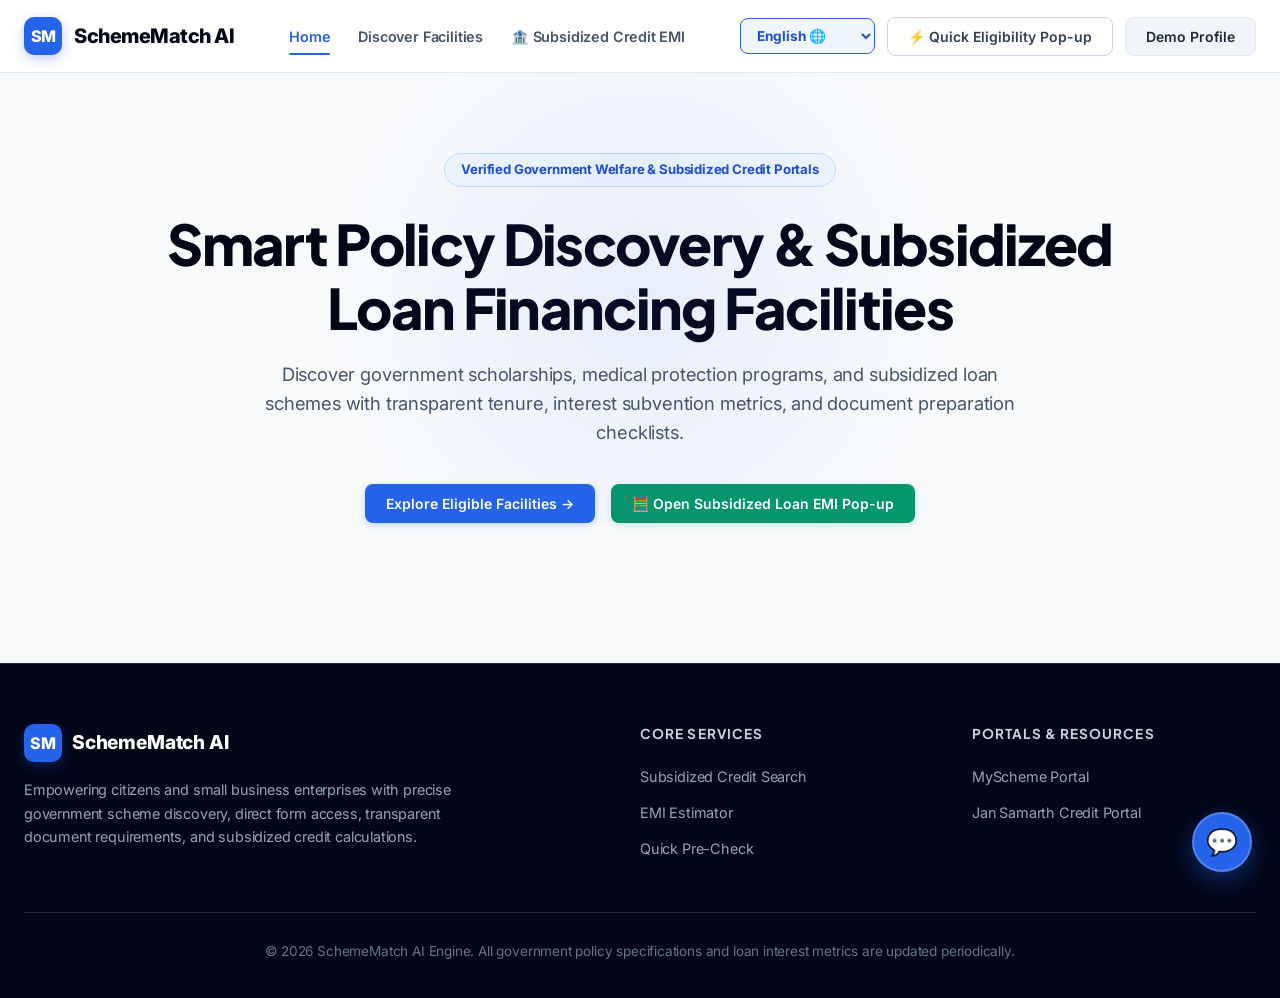
<file: index.html>
<!DOCTYPE html>
<html lang="en">
<head>
    <meta charset="UTF-8">
    <meta name="viewport" content="width=device-width, initial-scale=1.0">
    <title>SchemeMatch AI - Enterprise Welfare & Subsidized Credit Discovery Engine</title>

    <!-- Professional Typography -->
    <link rel="preconnect" href="https://fonts.googleapis.com">
    <link rel="preconnect" href="https://fonts.gstatic.com" crossorigin>
    <link href="https://fonts.googleapis.com/css2?family=Inter:wght@300;400;500;600;700&family=Plus+Jakarta+Sans:wght@500;600;700;800&display=swap" rel="stylesheet">

    <style>
        /* ==========================================================================
           1. DESIGN SYSTEM VARIABLES & THEME DEFINITIONS
           ========================================================================== */
        :root {
            /* Palette: Slate Dark Modern / Premium Corporate Financial */
            --slate-950: #020617;
            --slate-900: #0f172a;
            --slate-850: #172033;
            --slate-800: #1e293b;
            --slate-700: #334155;
            --slate-600: #475569;
            --slate-500: #64748b;
            --slate-400: #94a3b8;
            --slate-300: #cbd5e1;
            --slate-200: #e2e8f0;
            --slate-100: #f1f5f9;
            --slate-50:  #f8fafc;
            --white:     #ffffff;

            /* Brand Accent Colors */
            --brand-primary: #2563eb;
            --brand-hover:   #1d4ed8;
            --brand-light:   #eff6ff;
            --brand-border:  #bfdbfe;

            /* Utility Accents */
            --emerald-600: #059669;
            --emerald-50:  #ecfdf5;
            --emerald-border: #a7f3d0;

            --amber-600: #d97706;
            --amber-50:  #fffbeb;
            --amber-border: #fde68a;

            --indigo-600: #4f46e5;
            --indigo-50:  #eef2ff;

            /* Dynamic Surfaces & Glass */
            --bg-body: var(--slate-50);
            --surface-card: #ffffff;
            --surface-modal: #ffffff;
            --border-color: var(--slate-200);

            /* Elevation & Shadows */
            --shadow-xs: 0 1px 2px 0 rgba(15, 23, 42, 0.05);
            --shadow-sm: 0 2px 4px 0 rgba(15, 23, 42, 0.04);
            --shadow-md: 0 8px 16px -2px rgba(15, 23, 42, 0.06), 0 2px 4px -1px rgba(15, 23, 42, 0.03);
            --shadow-lg: 0 20px 25px -5px rgba(15, 23, 42, 0.08), 0 8px 10px -6px rgba(15, 23, 42, 0.03);
            --shadow-xl: 0 25px 50px -12px rgba(15, 23, 42, 0.25);

            /* Geometry */
            --radius-sm: 8px;
            --radius-md: 12px;
            --radius-lg: 18px;
            --radius-xl: 24px;

            /* Typography Stack */
            --font-heading: 'Plus Jakarta Sans', -apple-system, BlinkMacSystemFont, sans-serif;
            --font-body: 'Inter', -apple-system, BlinkMacSystemFont, sans-serif;

            /* Animation Timings */
            --ease-out-cubic: cubic-bezier(0.33, 1, 0.68, 1);
            --transition-smooth: all 0.25s var(--ease-out-cubic);
        }

        /* Dark Mode Override Support */
        body.dark-theme {
            --bg-body: #090d16;
            --surface-card: #0f172a;
            --surface-modal: #0f172a;
            --border-color: #1e293b;
            --slate-950: #f8fafc;
            --slate-900: #f1f5f9;
            --slate-800: #e2e8f0;
            --slate-700: #cbd5e1;
            --slate-600: #94a3b8;
            --slate-500: #64748b;
            --slate-100: #1e293b;
            --slate-50:  #0f172a;
            --brand-light: rgba(37, 99, 235, 0.15);
        }

        /* ==========================================================================
           2. GLOBAL RESETS & BASE STYLES
           ========================================================================== */
        *, *::before, *::after {
            box-sizing: border-box;
            margin: 0;
            padding: 0;
            font-family: var(--font-body);
            -webkit-font-smoothing: antialiased;
            -moz-osx-font-smoothing: grayscale;
        }

        html {
            scroll-behavior: smooth;
            font-size: 16px;
        }

        body {
            background-color: var(--bg-body);
            color: var(--slate-900);
            line-height: 1.5;
            letter-spacing: -0.011em;
            overflow-x: hidden;
            display: flex;
            flex-direction: column;
            min-height: 100vh;
        }

        main { flex: 1; }

        .container {
            max-width: 1280px;
            margin: 0 auto;
            padding: 0 24px;
        }

        h1, h2, h3, h4, h5, h6, .brand-logo {
            font-family: var(--font-heading);
            letter-spacing: -0.025em;
        }

        .ambient-light {
            position: absolute;
            width: 700px;
            height: 450px;
            background: radial-gradient(circle, rgba(37, 99, 235, 0.08) 0%, rgba(2, 6, 23, 0) 75%);
            top: 0;
            left: 50%;
            transform: translateX(-50%);
            pointer-events: none;
            z-index: 0;
        }

        /* ==========================================================================
           3. BUTTONS & CONTROLS UI
           ========================================================================== */
        .btn {
            display: inline-flex;
            align-items: center;
            justify-content: center;
            gap: 8px;
            padding: 10px 20px;
            border-radius: var(--radius-sm);
            font-size: 0.875rem;
            font-weight: 600;
            cursor: pointer;
            transition: var(--transition-smooth);
            border: 1px solid transparent;
            text-decoration: none;
            white-space: nowrap;
            user-select: none;
        }

        .btn-primary {
            background-color: var(--brand-primary);
            color: #ffffff;
            box-shadow: 0 2px 6px rgba(37, 99, 235, 0.25);
        }

        .btn-primary:hover {
            background-color: var(--brand-hover);
            transform: translateY(-2px);
            box-shadow: 0 6px 16px rgba(37, 99, 235, 0.35);
        }

        .btn-secondary {
            background-color: var(--slate-100);
            color: var(--slate-800);
            border-color: var(--slate-200);
        }

        .btn-secondary:hover {
            background-color: var(--slate-200);
            color: var(--slate-950);
            transform: translateY(-1px);
        }

        .btn-outline {
            border-color: var(--slate-300);
            color: var(--slate-700);
            background: var(--surface-card);
        }

        .btn-outline:hover {
            border-color: var(--slate-400);
            background: var(--slate-50);
            color: var(--slate-900);
            transform: translateY(-1px);
        }

        .btn-emerald {
            background-color: var(--emerald-600);
            color: white;
            box-shadow: 0 2px 6px rgba(5, 150, 105, 0.2);
        }
        .btn-emerald:hover { background-color: #047857; transform: translateY(-2px); }

        .btn-sm {
            padding: 6px 12px;
            font-size: 0.8rem;
            border-radius: 6px;
        }

        /* Language Dropdown Style */
        .lang-select {
            padding: 8px 12px;
            border-radius: var(--radius-sm);
            border: 1px solid var(--brand-primary);
            background: var(--brand-light);
            color: var(--brand-hover);
            font-weight: 700;
            font-size: 0.85rem;
            cursor: pointer;
            outline: none;
        }

        /* ==========================================================================
           4. NAVIGATION BAR
           ========================================================================== */
        header {
            background-color: rgba(255, 255, 255, 0.9);
            backdrop-filter: blur(14px);
            -webkit-backdrop-filter: blur(14px);
            border-bottom: 1px solid var(--border-color);
            position: sticky;
            top: 0;
            z-index: 90;
        }

        body.dark-theme header {
            background-color: rgba(15, 23, 42, 0.9);
        }

        .navbar {
            display: flex;
            flex-direction: row;
            justify-content: space-between;
            align-items: center;
            flex-wrap: nowrap;
            height: 72px;
            gap: 20px;
        }

        .brand-logo {
            display: flex;
            align-items: center;
            gap: 12px;
            font-size: 1.25rem;
            font-weight: 800;
            color: var(--slate-950);
            text-decoration: none;
            cursor: pointer;
            white-space: nowrap;
        }

        .brand-badge {
            width: 38px;
            height: 38px;
            background: var(--brand-primary);
            color: white;
            border-radius: 10px;
            display: flex;
            align-items: center;
            justify-content: center;
            font-weight: 800;
            font-size: 1rem;
            box-shadow: 0 4px 12px rgba(37, 99, 235, 0.3);
        }

        .nav-items {
            display: flex;
            flex-direction: row;
            gap: 28px;
            list-style: none;
            align-items: center;
            white-space: nowrap;
        }

        .nav-items a {
            text-decoration: none;
            color: var(--slate-600);
            font-size: 0.9rem;
            font-weight: 600;
            cursor: pointer;
            transition: var(--transition-smooth);
            padding: 8px 0;
            position: relative;
        }

        .nav-items a:hover, .nav-items a.active {
            color: var(--brand-primary);
        }

        .nav-items a.active::after {
            content: '';
            position: absolute;
            bottom: -2px;
            left: 0;
            width: 100%;
            height: 2.5px;
            background: var(--brand-primary);
            border-radius: 2px;
        }

        /* ==========================================================================
           5. HERO SECTION
           ========================================================================== */
        .hero {
            padding: 80px 0 60px;
            text-align: center;
            position: relative;
        }

        .hero-pill {
            display: inline-flex;
            align-items: center;
            gap: 8px;
            padding: 6px 16px;
            background: var(--brand-light);
            border: 1px solid var(--brand-border);
            border-radius: 9999px;
            color: var(--brand-hover);
            font-size: 0.825rem;
            font-weight: 700;
            margin-bottom: 24px;
        }

        .hero h1 {
            font-size: 3.5rem;
            color: var(--slate-950);
            margin-bottom: 20px;
            font-weight: 800;
            line-height: 1.15;
            letter-spacing: -0.03em;
        }

        .hero p {
            font-size: 1.15rem;
            color: var(--slate-600);
            max-width: 760px;
            margin: 0 auto 36px;
            line-height: 1.6;
        }

        .hero-actions {
            display: flex;
            gap: 16px;
            justify-content: center;
            flex-wrap: wrap;
        }

        /* ==========================================================================
           6. FORM WIZARD & PROFILE ENGINE
           ========================================================================== */
        .section-block { padding: 60px 0; }

        .form-card {
            max-width: 860px;
            margin: 0 auto;
            background: var(--surface-card);
            border-radius: var(--radius-lg);
            border: 1px solid var(--border-color);
            box-shadow: var(--shadow-lg);
            padding: 44px;
        }

        .progress-track {
            height: 8px;
            background: var(--slate-100);
            border-radius: 9999px;
            overflow: hidden;
            margin-bottom: 36px;
        }

        .progress-fill {
            height: 100%;
            background: var(--brand-primary);
            width: 25%;
            transition: width 0.35s ease;
        }

        .wizard-step { display: none; }
        .wizard-step.active { display: block; animation: fadeInStep 0.35s ease; }

        .form-layout {
            display: grid;
            grid-template-columns: 1fr 1fr;
            gap: 24px;
        }

        .form-field {
            display: flex;
            flex-direction: column;
            gap: 8px;
        }

        .form-field.full { grid-column: span 2; }

        .form-field label {
            font-size: 0.85rem;
            font-weight: 700;
            color: var(--slate-800);
            text-transform: uppercase;
            letter-spacing: 0.03em;
        }

        .form-field input, .form-field select {
            padding: 12px 16px;
            border: 1px solid var(--slate-300);
            border-radius: var(--radius-sm);
            font-size: 0.95rem;
            outline: none;
            color: var(--slate-900);
            background-color: var(--slate-50);
            transition: var(--transition-smooth);
        }

        .form-field input:focus, .form-field select:focus {
            background-color: var(--surface-card);
            border-color: var(--brand-primary);
            box-shadow: 0 0 0 4px rgba(37, 99, 235, 0.12);
        }

        .wizard-footer {
            display: flex;
            justify-content: space-between;
            margin-top: 40px;
            padding-top: 24px;
            border-top: 1px solid var(--border-color);
        }

        /* Result & Dynamic Table Styles */
        .results-card-grid {
            display: grid;
            grid-template-columns: repeat(auto-fill, minmax(260px, 1fr));
            gap: 20px;
            margin-top: 24px;
        }

        .scheme-badge {
            display: inline-block;
            padding: 4px 10px;
            border-radius: 9999px;
            font-size: 0.75rem;
            font-weight: 700;
            background: var(--brand-light);
            color: var(--brand-primary);
        }

        .scheme-card {
            background: var(--surface-card);
            border: 1px solid var(--border-color);
            border-radius: var(--radius-md);
            padding: 20px;
            box-shadow: var(--shadow-sm);
            display: flex;
            flex-direction: column;
            justify-content: space-between;
        }

        /* Document and Link Specific Enhancements */
        .scheme-docs-box {
            background: var(--slate-50);
            border: 1px solid var(--border-color);
            border-radius: var(--radius-sm);
            padding: 12px;
            margin: 12px 0;
        }

        .scheme-docs-title {
            font-size: 0.75rem;
            font-weight: 700;
            color: var(--slate-700);
            text-transform: uppercase;
            margin-bottom: 6px;
        }

        .scheme-docs-list {
            list-style: none;
            font-size: 0.8rem;
            color: var(--slate-600);
        }

        .scheme-docs-list li {
            margin-bottom: 4px;
            display: flex;
            align-items: center;
            gap: 6px;
        }

        .scheme-docs-list li::before {
            content: "•";
            color: var(--brand-primary);
            font-weight: bold;
        }

        .scheme-official-link {
            display: inline-flex;
            align-items: center;
            gap: 6px;
            font-size: 0.825rem;
            font-weight: 600;
            color: var(--brand-primary);
            text-decoration: none;
            margin-top: 8px;
        }

        .scheme-official-link:hover {
            text-decoration: underline;
            color: var(--brand-hover);
        }

        .comparison-table {
            width: 100%;
            border-collapse: collapse;
            margin-top: 24px;
            background: var(--surface-card);
            border-radius: var(--radius-md);
            overflow: hidden;
            border: 1px solid var(--border-color);
        }

        .comparison-table th, .comparison-table td {
            padding: 14px 18px;
            text-align: left;
            font-size: 0.875rem;
            border-bottom: 1px solid var(--border-color);
        }

        .comparison-table th {
            background: var(--slate-100);
            font-weight: 700;
            color: var(--slate-800);
        }

        .age-warning-banner {
            background-color: #fef2f2;
            border: 1px solid #fca5a5;
            color: #991b1b;
            padding: 14px;
            border-radius: var(--radius-sm);
            margin-bottom: 20px;
            font-size: 0.875rem;
            font-weight: 600;
        }

        /* ==========================================================================
           7. MODALS & POP-UPS SYSTEM
           ========================================================================== */
        .modal-backdrop {
            display: none;
            position: fixed;
            top: 0;
            left: 0;
            width: 100%;
            height: 100%;
            background: rgba(15, 23, 42, 0.7);
            backdrop-filter: blur(6px);
            -webkit-backdrop-filter: blur(6px);
            z-index: 1000;
            justify-content: center;
            align-items: center;
            padding: 24px;
        }

        .modal-backdrop.active {
            display: flex;
        }

        .modal-window {
            background: var(--surface-modal);
            border-radius: var(--radius-lg);
            max-width: 600px;
            width: 100%;
            display: flex;
            flex-direction: column;
            box-shadow: var(--shadow-xl);
            animation: modalScale 0.25s ease-out;
            overflow: hidden;
            border: 1px solid var(--border-color);
        }

        .modal-header {
            padding: 24px 32px;
            border-bottom: 1px solid var(--border-color);
            position: relative;
        }

        .modal-close-btn {
            position: absolute;
            top: 20px;
            right: 24px;
            border: none;
            background: var(--slate-100);
            width: 36px;
            height: 36px;
            border-radius: 50%;
            font-size: 1.3rem;
            cursor: pointer;
            color: var(--slate-500);
            display: flex;
            align-items: center;
            justify-content: center;
            transition: var(--transition-smooth);
        }

        .modal-close-btn:hover { background: var(--slate-200); color: var(--slate-950); }

        .modal-title {
            font-size: 1.25rem;
            font-weight: 800;
            color: var(--slate-950);
            padding-right: 40px;
        }

        .modal-body {
            padding: 32px;
            overflow-y: auto;
        }

        .calc-box {
            background: var(--slate-50);
            padding: 24px;
            border-radius: var(--radius-md);
            border: 1px solid var(--border-color);
        }

        .range-field {
            display: flex;
            flex-direction: column;
            gap: 10px;
            margin-bottom: 20px;
        }

        .range-header {
            display: flex;
            justify-content: space-between;
            font-size: 0.875rem;
            font-weight: 700;
        }

        .range-slider {
            width: 100%;
            height: 6px;
            border-radius: 4px;
            accent-color: var(--brand-primary);
            cursor: pointer;
        }

        .calc-result-grid {
            display: grid;
            grid-template-columns: 1fr 1fr;
            gap: 16px;
            text-align: center;
            background: var(--brand-light);
            padding: 20px;
            border-radius: var(--radius-sm);
            border: 1px solid var(--brand-border);
            margin-top: 16px;
        }

        .calc-val {
            font-size: 1.2rem;
            font-weight: 800;
            color: var(--brand-hover);
        }

        .calc-lbl {
            font-size: 0.75rem;
            color: var(--slate-600);
            font-weight: 700;
            text-transform: uppercase;
            margin-top: 2px;
        }

        /* ==========================================================================
           8. FLOATING AI CHATBOT SYSTEM UI
           ========================================================================== */
        .chatbot-trigger {
            position: fixed;
            bottom: 28px;
            right: 28px;
            width: 60px;
            height: 60px;
            border-radius: 30px;
            background: var(--brand-primary);
            color: #ffffff;
            box-shadow: 0 8px 24px rgba(37, 99, 235, 0.4);
            display: flex;
            align-items: center;
            justify-content: center;
            font-size: 1.6rem;
            cursor: pointer;
            z-index: 999;
            transition: var(--transition-smooth);
            border: 2px solid rgba(255, 255, 255, 0.2);
        }

        .chatbot-trigger:hover {
            transform: scale(1.08) translateY(-2px);
            background: var(--brand-hover);
            box-shadow: 0 12px 28px rgba(37, 99, 235, 0.5);
        }

        .chatbot-container {
            position: fixed;
            bottom: 100px;
            right: 28px;
            width: 380px;
            max-width: calc(100vw - 32px);
            height: 540px;
            max-height: calc(100vh - 120px);
            background: var(--surface-card);
            border-radius: var(--radius-lg);
            border: 1px solid var(--border-color);
            box-shadow: var(--shadow-xl);
            display: none;
            flex-direction: column;
            z-index: 1000;
            overflow: hidden;
            animation: modalScale 0.25s ease-out;
        }

        .chatbot-container.active {
            display: flex;
        }

        .chat-header {
            background: var(--slate-900);
            color: #ffffff;
            padding: 16px 20px;
            display: flex;
            align-items: center;
            justify-content: space-between;
        }

        .chat-header-info {
            display: flex;
            align-items: center;
            gap: 12px;
        }

        .chat-avatar {
            width: 36px;
            height: 36px;
            border-radius: 50%;
            background: var(--brand-primary);
            display: flex;
            align-items: center;
            justify-content: center;
            font-size: 1rem;
            font-weight: 700;
        }

        .chat-header-text h4 {
            font-size: 0.95rem;
            font-weight: 700;
            color: #ffffff;
            margin: 0;
        }

        .chat-header-text p {
            font-size: 0.75rem;
            color: var(--slate-400);
            margin: 0;
        }

        .chat-messages {
            flex: 1;
            padding: 16px;
            overflow-y: auto;
            display: flex;
            flex-direction: column;
            gap: 12px;
            background: var(--slate-50);
        }

        .chat-msg {
            max-width: 85%;
            padding: 10px 14px;
            border-radius: 14px;
            font-size: 0.875rem;
            line-height: 1.45;
            word-wrap: break-word;
        }

        .chat-msg.bot {
            background: var(--surface-card);
            color: var(--slate-900);
            border: 1px solid var(--border-color);
            align-self: flex-start;
            border-bottom-left-radius: 4px;
            box-shadow: var(--shadow-xs);
        }

        .chat-msg.user {
            background: var(--brand-primary);
            color: #ffffff;
            align-self: flex-end;
            border-bottom-right-radius: 4px;
        }

        .chat-quick-replies {
            display: flex;
            flex-wrap: wrap;
            gap: 6px;
            margin-top: 8px;
        }

        .chat-chip {
            background: var(--brand-light);
            color: var(--brand-primary);
            border: 1px solid var(--brand-border);
            border-radius: 9999px;
            padding: 4px 10px;
            font-size: 0.75rem;
            font-weight: 600;
            cursor: pointer;
            transition: var(--transition-smooth);
        }

        .chat-chip:hover {
            background: var(--brand-primary);
            color: #ffffff;
        }

        .chat-input-area {
            padding: 12px;
            background: var(--surface-card);
            border-top: 1px solid var(--border-color);
            display: flex;
            gap: 8px;
        }

        .chat-input-area input {
            flex: 1;
            padding: 10px 14px;
            border: 1px solid var(--slate-300);
            border-radius: 20px;
            font-size: 0.875rem;
            outline: none;
            background: var(--slate-50);
        }

        .chat-input-area input:focus {
            border-color: var(--brand-primary);
            background: #ffffff;
        }

        .chat-send-btn {
            width: 38px;
            height: 38px;
            border-radius: 50%;
            background: var(--brand-primary);
            color: #ffffff;
            border: none;
            cursor: pointer;
            display: flex;
            align-items: center;
            justify-content: center;
            transition: var(--transition-smooth);
        }

        .chat-send-btn:hover {
            background: var(--brand-hover);
        }

        /* ==========================================================================
           9. FOOTER
           ========================================================================== */
        footer {
            background: var(--slate-950);
            color: #ffffff;
            padding: 60px 0 36px;
            margin-top: 80px;
            border-top: 1px solid var(--slate-800);
        }

        .footer-content {
            display: grid;
            grid-template-columns: 2fr 1fr 1fr;
            gap: 48px;
            margin-bottom: 40px;
        }

        .footer-brand p {
            color: var(--slate-400);
            font-size: 0.9rem;
            margin-top: 16px;
            line-height: 1.65;
            max-width: 440px;
        }

        .footer-col h4 {
            font-size: 0.85rem;
            font-weight: 700;
            text-transform: uppercase;
            letter-spacing: 0.08em;
            color: var(--slate-300);
            margin-bottom: 20px;
        }

        .footer-col ul { list-style: none; }
        .footer-col li { margin-bottom: 12px; }
        .footer-col a {
            color: var(--slate-400);
            text-decoration: none;
            font-size: 0.9rem;
            transition: var(--transition-smooth);
        }
        .footer-col a:hover { color: var(--brand-primary); }

        .footer-bottom {
            border-top: 1px solid var(--slate-800);
            padding-top: 28px;
            text-align: center;
            font-size: 0.85rem;
            color: var(--slate-500);
        }

        @keyframes modalScale {
            from { opacity: 0; transform: scale(0.96); }
            to { opacity: 1; transform: scale(1); }
        }

        @keyframes fadeInStep {
            from { opacity: 0; transform: translateX(12px); }
            to { opacity: 1; transform: translateX(0); }
        }

        @media (max-width: 768px) {
            .hero h1 { font-size: 2.2rem; }
            .form-layout, .calc-result-grid, .footer-content { grid-template-columns: 1fr; }
            .navbar { overflow-x: auto; }
            .chatbot-container {
                right: 16px;
                left: 16px;
                width: auto;
                bottom: 90px;
            }
        }
    </style>
</head>
<body>

    <!-- Header Navigation -->
    <header>
        <div class="container navbar">
            <a class="brand-logo" onclick="switchSection('home')">
                <div class="brand-badge">SM</div>
                <span id="txt-logo">SchemeMatch AI</span>
            </a>
            <ul class="nav-items">
                <li><a id="nav-home" onclick="switchSection('home')" class="active">Home</a></li>
                <li><a id="nav-form" onclick="switchSection('form')">Discover Facilities</a></li>
                <li><a id="nav-emi" onclick="openLoanCalculatorModal()">🏦 Subsidized Credit EMI</a></li>
            </ul>
            <div style="display:flex; gap:12px; align-items:center; flex-shrink: 0;">
                <!-- Language Selector -->
                <select id="lang-selector" class="lang-select" onchange="changeLanguage(this.value)">
                    <option value="en">English 🌐</option>
                    <option value="hi">हिंदी (Hindi) 🌐</option>
                </select>
                <button id="btn-quick-check" class="btn btn-outline" onclick="openPrecheckModal()">⚡ Quick Eligibility Pop-up</button>
                <button id="btn-demo" class="btn btn-secondary" onclick="autofillDemo()">Demo Profile</button>
            </div>
        </div>
    </header>

    <main>
        <!-- HOME SECTION -->
        <div id="section-home">
            <section class="hero">
                <div class="ambient-light"></div>
                <div class="container">
                    <div class="hero-pill" id="hero-pill-txt">Verified Government Welfare & Subsidized Credit Portals</div>
                    <h1 id="hero-title">Smart Policy Discovery & Subsidized<br>Loan Financing Facilities</h1>
                    <p id="hero-subtitle">Discover government scholarships, medical protection programs, and subsidized loan schemes with transparent tenure, interest subvention metrics, and document preparation checklists.</p>
                    <div class="hero-actions">
                        <button id="btn-explore" class="btn btn-primary" onclick="switchSection('form')">Explore Eligible Facilities →</button>
                        <button id="btn-calc" class="btn btn-emerald" onclick="openLoanCalculatorModal()">🧮 Open Subsidized Loan EMI Pop-up</button>
                    </div>
                </div>
            </section>
        </div>

        <!-- FORM WIZARD SECTION -->
        <div id="section-form" class="section-block" style="display:none;">
            <div class="container">
                <div class="form-card">
                    <div class="progress-track">
                        <div class="progress-fill" id="wizard-progress"></div>
                    </div>

                    <!-- Step 1 -->
                    <div class="wizard-step active" id="step-1">
                        <h2 id="step1-title" style="margin-bottom:8px; font-size:1.5rem;">Step 1: Basic Profile Details</h2>
                        <p id="step1-subtitle" style="color:var(--slate-500); margin-bottom:24px; font-size:0.9rem;">Provide your demographic details to filter schemes relevant to your profile.</p>
                        
                        <div class="form-layout">
                            <div class="form-field">
                                <label id="lbl-age">Age</label>
                                <input type="number" id="inp-age" placeholder="e.g. 25" value="25">
                            </div>
                            <div class="form-field">
                                <label id="lbl-gender">Gender</label>
                                <select id="inp-gender">
                                    <option value="all" id="opt-gen-all">All / Any</option>
                                    <option value="male" id="opt-gen-male">Male</option>
                                    <option value="female" id="opt-gen-female">Female</option>
                                </select>
                            </div>
                            <div class="form-field full">
                                <label id="lbl-state">State of Residence</label>
                                <select id="inp-state">
                                    <option value="All">All States / Central Schemes</option>
                                    <option value="Andaman and Nicobar Islands">Andaman and Nicobar Islands</option>
                                    <option value="Andhra Pradesh">Andhra Pradesh</option>
                                    <option value="Arunachal Pradesh">Arunachal Pradesh</option>
                                    <option value="Assam">Assam</option>
                                    <option value="Bihar">Bihar</option>
                                    <option value="Chandigarh">Chandigarh</option>
                                    <option value="Chhattisgarh">Chhattisgarh</option>
                                    <option value="Delhi">Delhi</option>
                                    <option value="Gujarat">Gujarat</option>
                                    <option value="Haryana">Haryana</option>
                                    <option value="Himachal Pradesh">Himachal Pradesh</option>
                                    <option value="Jammu and Kashmir">Jammu and Kashmir</option>
                                    <option value="Jharkhand">Jharkhand</option>
                                    <option value="Karnataka">Karnataka</option>
                                    <option value="Kerala">Kerala</option>
                                    <option value="Madhya Pradesh">Madhya Pradesh</option>
                                    <option value="Maharashtra">Maharashtra</option>
                                    <option value="Odisha">Odisha</option>
                                    <option value="Punjab">Punjab</option>
                                    <option value="Rajasthan">Rajasthan</option>
                                    <option value="Tamil Nadu">Tamil Nadu</option>
                                    <option value="Telangana">Telangana</option>
                                    <option value="Uttar Pradesh">Uttar Pradesh</option>
                                    <option value="West Bengal">West Bengal</option>
                                </select>
                            </div>
                        </div>
                    </div>

                    <!-- Step 2 -->
                    <div class="wizard-step" id="step-2">
                        <h2 id="step2-title" style="margin-bottom:8px; font-size:1.5rem;">Step 2: Financial & Socio Status</h2>
                        <p id="step2-subtitle" style="color:var(--slate-500); margin-bottom:24px; font-size:0.9rem;">Specify income level and social categories for reservation and credit subventions.</p>
                        
                        <div class="form-layout">
                            <div class="form-field">
                                <label id="lbl-income">Annual Family Income (₹)</label>
                                <input type="number" id="inp-income" placeholder="e.g. 150000" value="150000">
                            </div>
                            <div class="form-field">
                                <label id="lbl-category">Category</label>
                                <select id="inp-category">
                                    <option value="General">General</option>
                                    <option value="OBC">OBC</option>
                                    <option value="SC">SC</option>
                                    <option value="ST">ST</option>
                                    <option value="EWS">EWS</option>
                                </select>
                            </div>
                            <div class="form-field full">
                                <label id="lbl-occupation">Primary Occupation</label>
                                <select id="inp-occupation">
                                    <option value="Student">Student</option>
                                    <option value="Farmer">Farmer / Agriculture Worker</option>
                                    <option value="Entrepreneur">MSME / Small Business Owner</option>
                                    <option value="Unemployed">Unemployed Youth</option>
                                    <option value="Salaried">Salaried Worker</option>
                                </select>
                            </div>
                        </div>
                    </div>

                    <!-- Step 3: Results -->
                    <div class="wizard-step" id="step-3">
                        <h2 id="step3-title" style="margin-bottom:8px; font-size:1.5rem;">Matched Government Schemes & Credit Options</h2>
                        <p id="step3-subtitle" style="color:var(--slate-500); margin-bottom:16px; font-size:0.9rem;">Based on your inputs, here are verified government portals and subsidized loan programs matching your profile.</p>

                        <div id="age-warning" class="age-warning-banner" style="display: none;">
                            ⚠️ Note: Age restrictions apply for certain youth or senior specific schemes based on your profile inputs.
                        </div>

                        <div id="results-container" class="results-card-grid"></div>

                        <h3 style="margin-top: 36px; margin-bottom: 12px; font-size: 1.1rem; font-weight: 700;">Subsidized Financing Metric Breakdown</h3>
                        <div style="overflow-x:auto;">
                            <table class="comparison-table">
                                <thead>
                                    <tr>
                                        <th>Scheme Name</th>
                                        <th>Target Sector</th>
                                        <th>Interest Subvention / Support</th>
                                        <th>Max Loan Limit</th>
                                        <th>Official Form / Portal</th>
                                    </tr>
                                </thead>
                                <tbody id="comparison-tbody"></tbody>
                            </table>
                        </div>
                    </div>

                    <div class="wizard-footer">
                        <button id="btn-prev" class="btn btn-outline" onclick="changeStep(-1)" style="display:none;">← Previous</button>
                        <button id="btn-next" class="btn btn-primary" onclick="changeStep(1)" style="margin-left:auto;">Next Step →</button>
                    </div>
                </div>
            </div>
        </div>
    </main>

    <!-- EMI Calculator Modal -->
    <div id="modal-loan-calc" class="modal-backdrop">
        <div class="modal-window">
            <div class="modal-header">
                <h3 class="modal-title">🏦 Subsidized Credit & Loan EMI Estimator</h3>
                <button class="modal-close-btn" onclick="closeLoanCalculatorModal()">×</button>
            </div>
            <div class="modal-body">
                <div class="calc-box">
                    <div class="range-field">
                        <div class="range-header">
                            <span>Loan Principal (₹)</span>
                            <span id="lbl-val-principal">₹ 2,00,000</span>
                        </div>
                        <input type="range" class="range-slider" id="rng-principal" min="10000" max="1000000" step="10000" value="200000" oninput="updateEmiCalc()">
                    </div>

                    <div class="range-field">
                        <div class="range-header">
                            <span>Effective Interest Rate (% p.a.)</span>
                            <span id="lbl-val-rate">7.0 %</span>
                        </div>
                        <input type="range" class="range-slider" id="rng-rate" min="1" max="18" step="0.5" value="7" oninput="updateEmiCalc()">
                    </div>

                    <div class="range-field">
                        <div class="range-header">
                            <span>Tenure (Years)</span>
                            <span id="lbl-val-tenure">5 Years</span>
                        </div>
                        <input type="range" class="range-slider" id="rng-tenure" min="1" max="20" step="1" value="5" oninput="updateEmiCalc()">
                    </div>

                    <div class="calc-result-grid">
                        <div>
                            <div class="calc-val" id="calc-emi">₹ 3,960</div>
                            <div class="calc-lbl">Estimated Monthly EMI</div>
                        </div>
                        <div>
                            <div class="calc-val" id="calc-interest">₹ 37,611</div>
                            <div class="calc-lbl">Total Subsidized Interest</div>
                        </div>
                    </div>
                </div>
            </div>
        </div>
    </div>

    <!-- Quick Precheck Modal -->
    <div id="modal-precheck" class="modal-backdrop">
        <div class="modal-window">
            <div class="modal-header">
                <h3 class="modal-title">⚡ Quick Eligibility Pre-Check</h3>
                <button class="modal-close-btn" onclick="closePrecheckModal()">×</button>
            </div>
            <div class="modal-body">
                <p style="margin-bottom:16px; font-size:0.9rem; color:var(--slate-600);">Check instant eligibility for high-priority central schemes directly without full onboarding.</p>
                <div class="form-field" style="margin-bottom: 16px;">
                    <label>Select Category</label>
                    <select id="quick-cat">
                        <option value="Student">Education / Scholarships</option>
                        <option value="Farmer">Agricultural Subsidies</option>
                        <option value="Entrepreneur">MSME / Business Loans</option>
                    </select>
                </div>
                <button class="btn btn-primary" style="width: 100%;" onclick="runQuickCheck()">Check Eligible Programs</button>
                <div id="quick-results" style="margin-top:20px;"></div>
            </div>
        </div>
    </div>

    <!-- Chatbot Floating UI -->
    <div class="chatbot-trigger" onclick="toggleChatbot()">💬</div>

    <div class="chatbot-container" id="chatbot-window">
        <div class="chat-header">
            <div class="chat-header-info">
                <div class="chat-avatar">AI</div>
                <div class="chat-header-text">
                    <h4>SchemeMatch Assistant</h4>
                    <p>Subsidized Credit & Policy Expert</p>
                </div>
            </div>
            <button class="modal-close-btn" style="position:static; background:transparent; color:white;" onclick="toggleChatbot()">×</button>
        </div>
        <div class="chat-messages" id="chat-messages">
            <div class="chat-msg bot">
                Hello! I can guide you through required documents, eligible subvention interest rates, or government application form links. How can I assist you today?
                <div class="chat-quick-replies">
                    <span class="chat-chip" onclick="sendQuickReply('What documents are needed for Mudra Loan?')">Mudra Docs</span>
                    <span class="chat-chip" onclick="sendQuickReply('How to calculate Loan EMI Subvention?')">EMI Subvention</span>
                </div>
            </div>
        </div>
        <div class="chat-input-area">
            <input type="text" id="chat-inp" placeholder="Type your query..." onkeypress="handleChatKeyPress(event)">
            <button class="chat-send-btn" onclick="sendChatMessage()">➤</button>
        </div>
    </div>

    <!-- Footer -->
    <footer>
        <div class="container">
            <div class="footer-content">
                <div class="footer-brand">
                    <div style="display:flex; align-items:center; gap:10px;">
                        <div class="brand-badge">SM</div>
                        <span style="font-size:1.2rem; font-weight:800;">SchemeMatch AI</span>
                    </div>
                    <p>Empowering citizens and small business enterprises with precise government scheme discovery, direct form access, transparent document requirements, and subsidized credit calculations.</p>
                </div>
                <div class="footer-col">
                    <h4>Core Services</h4>
                    <ul>
                        <li><a onclick="switchSection('form')">Subsidized Credit Search</a></li>
                        <li><a onclick="openLoanCalculatorModal()">EMI Estimator</a></li>
                        <li><a onclick="openPrecheckModal()">Quick Pre-Check</a></li>
                    </ul>
                </div>
                <div class="footer-col">
                    <h4>Portals & Resources</h4>
                    <ul>
                        <li><a href="https://www.myscheme.gov.in" target="_blank">MyScheme Portal</a></li>
                        <li><a href="https://www.jansamarth.in" target="_blank">Jan Samarth Credit Portal</a></li>
                    </ul>
                </div>
            </div>
            <div class="footer-bottom">
                <p>&copy; 2026 SchemeMatch AI Engine. All government policy specifications and loan interest metrics are updated periodically.</p>
            </div>
        </div>
    </footer>

    <!-- App Logic Scripting -->
    <script>
        let currentStep = 1;

        // Scheme Database Extended with Required Documents and Official Links
        const schemeDatabase = [
            {
                name: "Pradhan Mantri MUDRA Yojana (PMMY)",
                category: "Entrepreneur",
                minAge: 18,
                maxAge: 65,
                maxIncome: 1000000,
                subvention: "Subsidized Interest / Collateral Free",
                maxLoan: "₹ 10 Lakhs",
                documents: ["Aadhaar Card", "PAN Card", "Business Proof / Registration", "6-Month Bank Statement"],
                officialLink: "https://www.mudra.org.in/"
            },
            {
                name: "PM-KISAN Credit Card (KCC) Scheme",
                category: "Farmer",
                minAge: 18,
                maxAge: 75,
                maxIncome: 2000000,
                subvention: "2% Interest Subvention + 3% Prompt Repayment",
                maxLoan: "₹ 3 Lakhs",
                documents: ["Land Revenue Record / Khatauni", "Aadhaar Card", "Passport Size Photo", "Declaration Form"],
                officialLink: "https://pmkisan.gov.in/"
            },
            {
                name: "Central Sector Interest Subsidy (CSIS) Scholarship Loan",
                category: "Student",
                minAge: 16,
                maxAge: 35,
                maxIncome: 450000,
                subvention: "100% Interest Subsidy during Moratorium",
                maxLoan: "₹ 7.5 Lakhs",
                documents: ["Income Certificate (<4.5 Lakhs)", "Admission Proof / Bonafide", "Class 10th/12th Marksheet", "Aadhaar Card"],
                officialLink: "https://www.education.gov.in/interest-subsidy-scheme"
            },
            {
                name: "PM SVANidhi Micro Credit Scheme",
                category: "Unemployed",
                minAge: 18,
                maxAge: 60,
                maxIncome: 300000,
                subvention: "7% Interest Subsidy",
                maxLoan: "₹ 50,000",
                documents: ["Vending Certificate / Urban Local Body Identity", "Aadhaar Card", "Bank Account Details"],
                officialLink: "https://pmsvanidhi.mohua.gov.in/"
            },
            {
                name: "Credit Guarantee Scheme for Micro & Small Enterprises (CGTMSE)",
                category: "Entrepreneur",
                minAge: 21,
                maxAge: 65,
                maxIncome: 5000000,
                subvention: "Collateral-free credit coverage up to 85%",
                maxLoan: "₹ 2 Crores",
                documents: ["MSME Udyam Registration", "Detailed Project Report (DPR)", "ITR Returns of 2 Years", "KYC Documents"],
                officialLink: "https://www.cgtmse.in/"
            }
        ];

        function switchSection(sectionId) {
            document.getElementById('section-home').style.display = sectionId === 'home' ? 'block' : 'none';
            document.getElementById('section-form').style.display = sectionId === 'form' ? 'block' : 'none';
            
            document.getElementById('nav-home').classList.toggle('active', sectionId === 'home');
            document.getElementById('nav-form').classList.toggle('active', sectionId === 'form');
        }

        function changeStep(dir) {
            const nextStep = currentStep + dir;
            if (nextStep < 1 || nextStep > 3) return;

            document.getElementById(`step-${currentStep}`).classList.remove('active');
            currentStep = nextStep;
            document.getElementById(`step-${currentStep}`).classList.add('active');

            document.getElementById('wizard-progress').style.width = `${(currentStep / 3) * 100}%`;
            document.getElementById('btn-prev').style.display = currentStep > 1 ? 'inline-flex' : 'none';
            
            if (currentStep === 3) {
                document.getElementById('btn-next').style.display = 'none';
                renderResults();
            } else {
                document.getElementById('btn-next').style.display = 'inline-flex';
                document.getElementById('btn-next').innerText = currentStep === 2 ? 'Find Matched Schemes →' : 'Next Step →';
            }
        }

        function renderResults() {
            const age = parseInt(document.getElementById('inp-age').value) || 25;
            const income = parseInt(document.getElementById('inp-income').value) || 150000;
            const occupation = document.getElementById('inp-occupation').value;

            const resultsContainer = document.getElementById('results-container');
            const comparisonTbody = document.getElementById('comparison-tbody');
            
            resultsContainer.innerHTML = '';
            comparisonTbody.innerHTML = '';

            let hasAgeWarning = false;

            const filteredSchemes = schemeDatabase.filter(scheme => {
                const matchCategory = scheme.category === occupation || scheme.category === "Entrepreneur" || occupation === "Salaried";
                const matchIncome = income <= scheme.maxIncome;
                const matchAge = age >= scheme.minAge && age <= scheme.maxAge;

                if (!matchAge && matchCategory) hasAgeWarning = true;

                return matchCategory && matchIncome && matchAge;
            });

            document.getElementById('age-warning').style.display = hasAgeWarning ? 'block' : 'none';

            if (filteredSchemes.length === 0) {
                resultsContainer.innerHTML = `<p style="grid-column: span 2; color:var(--slate-500);">No specific direct schemes found matching your precise age/income profile. Try adjusting your parameters.</p>`;
                return;
            }

            filteredSchemes.forEach(scheme => {
                // Card Rendering
                const card = document.createElement('div');
                card.className = 'scheme-card';

                let docsListHtml = scheme.documents.map(doc => `<li>${doc}</li>`).join('');

                card.innerHTML = `
                    <div>
                        <span class="scheme-badge">${scheme.category}</span>
                        <h4 style="margin: 10px 0 6px 0; font-size:1.05rem; color:var(--slate-950);">${scheme.name}</h4>
                        <p style="font-size:0.8rem; color:var(--slate-600); margin-bottom:8px;"><strong>Support:</strong> ${scheme.subvention}</p>
                        <p style="font-size:0.8rem; color:var(--slate-600);"><strong>Max Limit:</strong> ${scheme.maxLoan}</p>
                        
                        <div class="scheme-docs-box">
                            <div class="scheme-docs-title">📄 Required Documents</div>
                            <ul class="scheme-docs-list">
                                ${docsListHtml}
                            </ul>
                        </div>
                    </div>
                    <div>
                        <a href="${scheme.officialLink}" target="_blank" class="scheme-official-link">
                            🔗 Official Portal & Form Link →
                        </a>
                    </div>
                `;
                resultsContainer.appendChild(card);

                // Table Row Rendering
                const row = document.createElement('tr');
                row.innerHTML = `
                    <td style="font-weight:600;">${scheme.name}</td>
                    <td>${scheme.category}</td>
                    <td>${scheme.subvention}</td>
                    <td>${scheme.maxLoan}</td>
                    <td><a href="${scheme.officialLink}" target="_blank" style="color:var(--brand-primary); font-weight:600; text-decoration:none;">Apply / Portal Link ↗</a></td>
                `;
                comparisonTbody.appendChild(row);
            });
        }

        function autofillDemo() {
            switchSection('form');
            document.getElementById('inp-age').value = '24';
            document.getElementById('inp-income').value = '180000';
            document.getElementById('inp-occupation').value = 'Entrepreneur';
            changeStep(1);
        }

        // Loan EMI Calculator
        function openLoanCalculatorModal() {
            document.getElementById('modal-loan-calc').classList.add('active');
            updateEmiCalc();
        }

        function closeLoanCalculatorModal() {
            document.getElementById('modal-loan-calc').classList.remove('active');
        }

        function updateEmiCalc() {
            const P = parseFloat(document.getElementById('rng-principal').value);
            const annualRate = parseFloat(document.getElementById('rng-rate').value);
            const years = parseInt(document.getElementById('rng-tenure').value);

            document.getElementById('lbl-val-principal').innerText = `₹ ${P.toLocaleString('en-IN')}`;
            document.getElementById('lbl-val-rate').innerText = `${annualRate.toFixed(1)} %`;
            document.getElementById('lbl-val-tenure').innerText = `${years} Years`;

            const r = annualRate / 12 / 100;
            const n = years * 12;

            const emi = (P * r * Math.pow(1 + r, n)) / (Math.pow(1 + r, n) - 1);
            const totalPayment = emi * n;
            const totalInterest = totalPayment - P;

            document.getElementById('calc-emi').innerText = `₹ ${Math.round(emi).toLocaleString('en-IN')}`;
            document.getElementById('calc-interest').innerText = `₹ ${Math.round(totalInterest).toLocaleString('en-IN')}`;
        }

        // Quick Precheck Modal
        function openPrecheckModal() { document.getElementById('modal-precheck').classList.add('active'); }
        function closePrecheckModal() { document.getElementById('modal-precheck').classList.remove('active'); }

        function runQuickCheck() {
            const cat = document.getElementById('quick-cat').value;
            const matches = schemeDatabase.filter(s => s.category === cat);
            const resDiv = document.getElementById('quick-results');
            
            if(matches.length > 0) {
                resDiv.innerHTML = matches.map(m => `
                    <div style="padding:10px; background:var(--slate-100); border-radius:6px; margin-bottom:8px; font-size:0.85rem;">
                        <strong>${m.name}</strong><br>
                        <span>Limit: ${m.maxLoan} | <a href="${m.officialLink}" target="_blank" style="color:var(--brand-primary);">Official Link</a></span>
                    </div>
                `).join('');
            }
        }

        // Chatbot UI Handler
        function toggleChatbot() {
            document.getElementById('chatbot-window').classList.toggle('active');
        }

        function handleChatKeyPress(e) {
            if (e.key === 'Enter') sendChatMessage();
        }

        function sendQuickReply(text) {
            document.getElementById('chat-inp').value = text;
            sendChatMessage();
        }

        function sendChatMessage() {
            const inp = document.getElementById('chat-inp');
            const msg = inp.value.trim();
            if (!msg) return;

            const chatMessages = document.getElementById('chat-messages');

            // User Message
            const userMsg = document.createElement('div');
            userMsg.className = 'chat-msg user';
            userMsg.innerText = msg;
            chatMessages.appendChild(userMsg);

            inp.value = '';
            chatMessages.scrollTop = chatMessages.scrollHeight;

            // Bot Response Simulation
            setTimeout(() => {
                const botMsg = document.createElement('div');
                botMsg.className = 'chat-msg bot';
                
                if (msg.toLowerCase().includes('mudra') || msg.toLowerCase().includes('doc')) {
                    botMsg.innerHTML = `For Mudra Loan, standard documents needed are:<br>• Aadhaar & PAN Card<br>• Proof of business/Udyam Registration<br>• 6 Months Bank Statement<br><a href="https://www.mudra.org.in/" target="_blank" style="color:var(--brand-primary); font-weight:600;">Visit Mudra Official Form Portal ↗</a>`;
                } else {
                    botMsg.innerText = "I have recorded your query. You can explore exact scheme document requirements and official application links directly using the 'Discover Facilities' wizard!";
                }

                chatMessages.appendChild(botMsg);
                chatMessages.scrollTop = chatMessages.scrollHeight;
            }, 600);
        }

        // Language Translation Handler
        function changeLanguage(lang) {
            if (lang === 'hi') {
                document.getElementById('txt-logo').innerText = "स्कीममैच AI";
                document.getElementById('hero-title').innerHTML = "स्मार्ट नीति खोज और रियायती<br>ऋण वित्तपोषण सुविधाएं";
                document.getElementById('hero-subtitle').innerText = "पारदर्शी अवधि, ब्याज छूट मीट्रिक और दस्तावेज तैयारी चेकलिस्ट के साथ सरकारी छात्रवृत्ति, चिकित्सा सुरक्षा कार्यक्रमों और रियायती ऋण योजनाओं की खोज करें।";
                document.getElementById('btn-explore').innerText = "पात्र सुविधाओं का अन्वेषण करें →";
                document.getElementById('btn-calc').innerText = "🧮 रियायती ऋण EMI कैलकुलेटर";
                document.getElementById('lbl-age').innerText = "आयु (Age)";
                document.getElementById('lbl-gender').innerText = "लिंग (Gender)";
                document.getElementById('lbl-state').innerText = "निवास का राज्य (State)";
            } else {
                document.getElementById('txt-logo').innerText = "SchemeMatch AI";
                document.getElementById('hero-title').innerHTML = "Smart Policy Discovery & Subsidized<br>Loan Financing Facilities";
                document.getElementById('hero-subtitle').innerText = "Discover government scholarships, medical protection programs, and subsidized loan schemes with transparent tenure, interest subvention metrics, and document preparation checklists.";
                document.getElementById('btn-explore').innerText = "Explore Eligible Facilities →";
                document.getElementById('btn-calc').innerText = "🧮 Open Subsidized Loan EMI Pop-up";
                document.getElementById('lbl-age').innerText = "Age";
                document.getElementById('lbl-gender').innerText = "Gender";
                document.getElementById('lbl-state').innerText = "State of Residence";
            }
        }
    </script>
</body>
</html>
</file>
